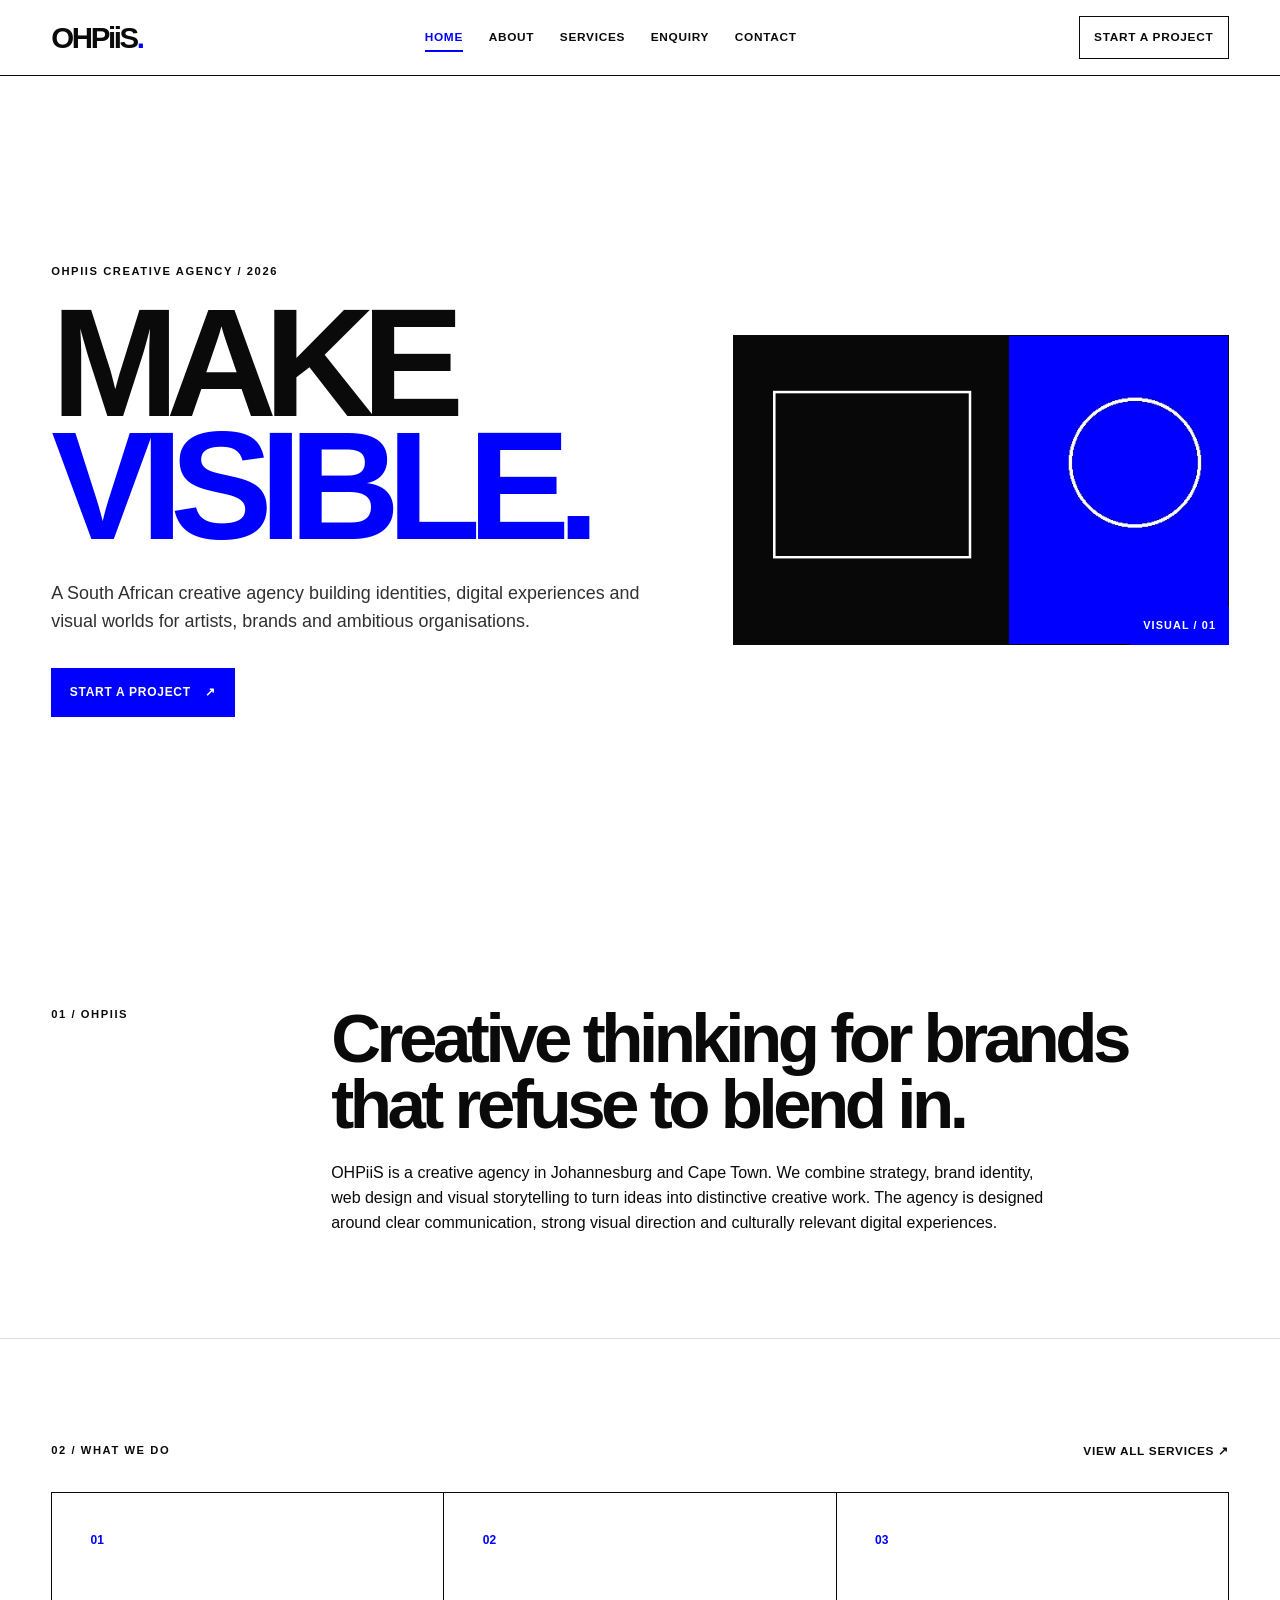
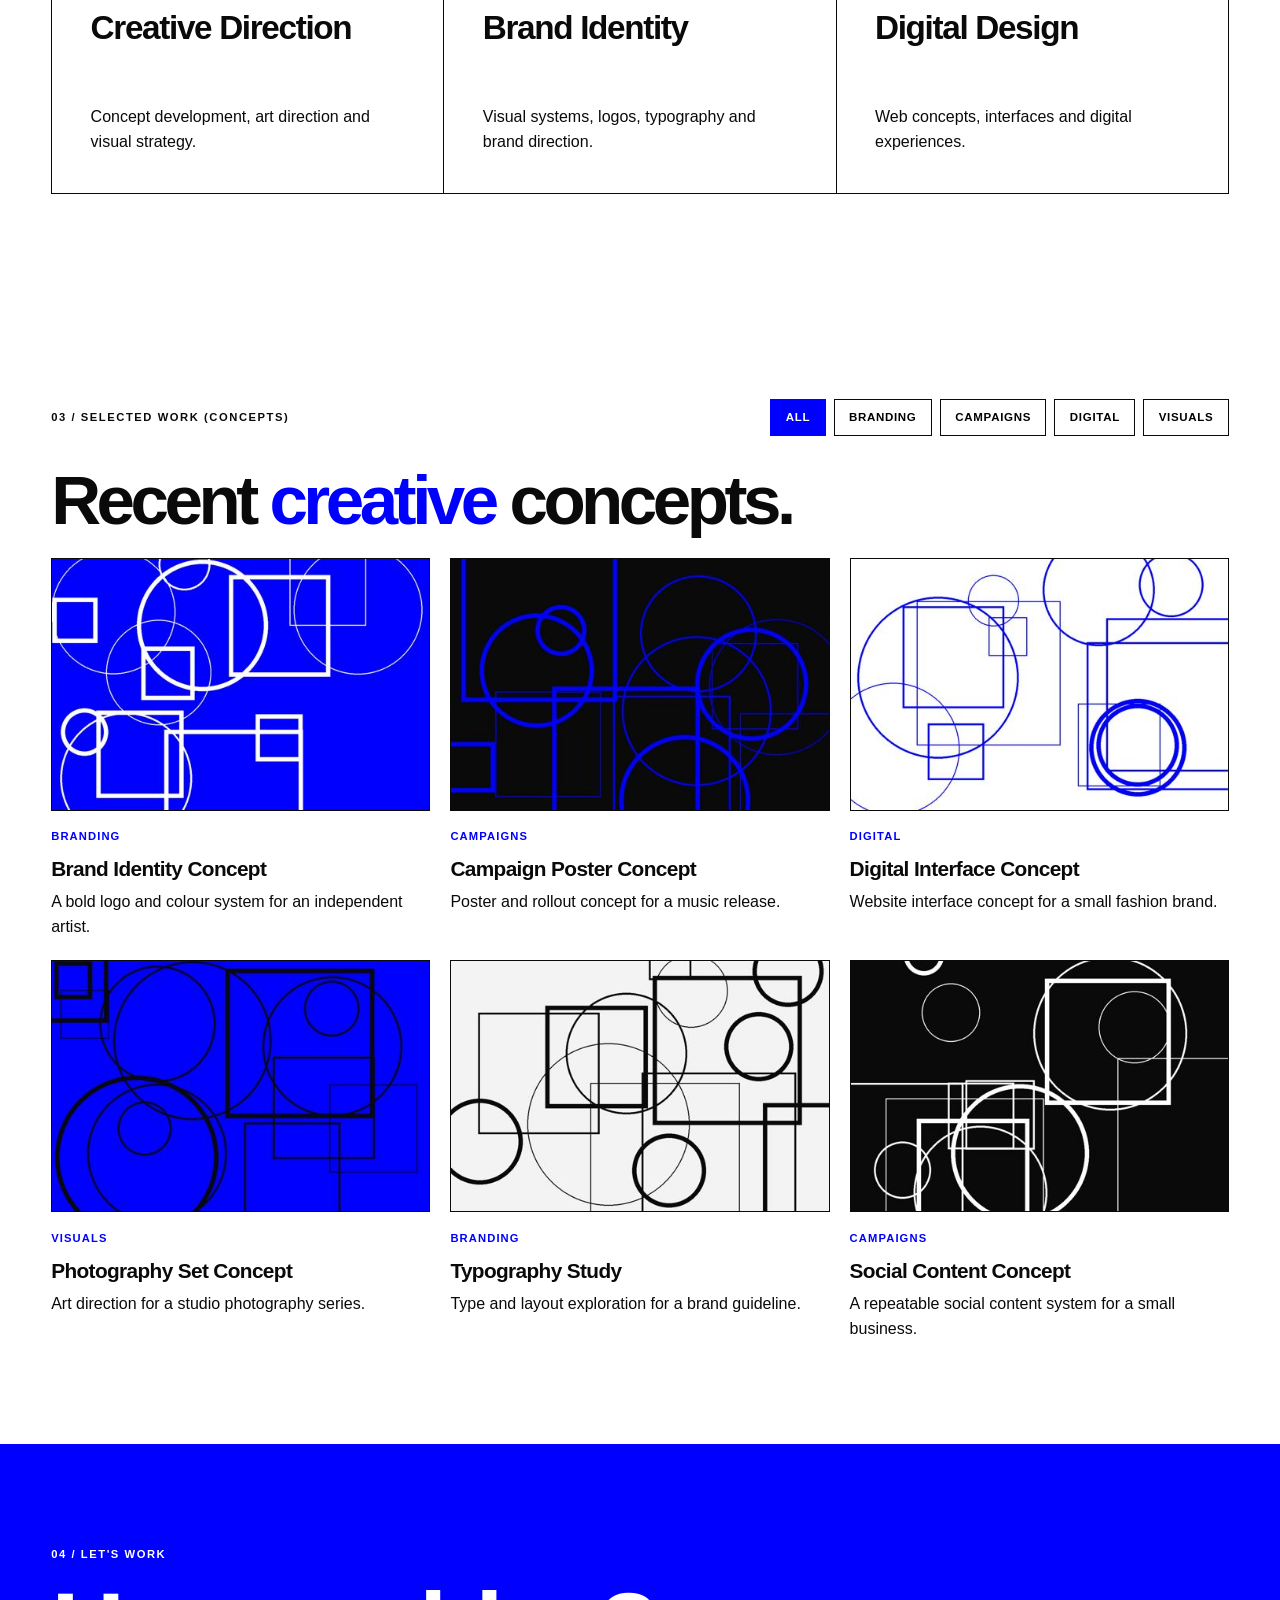
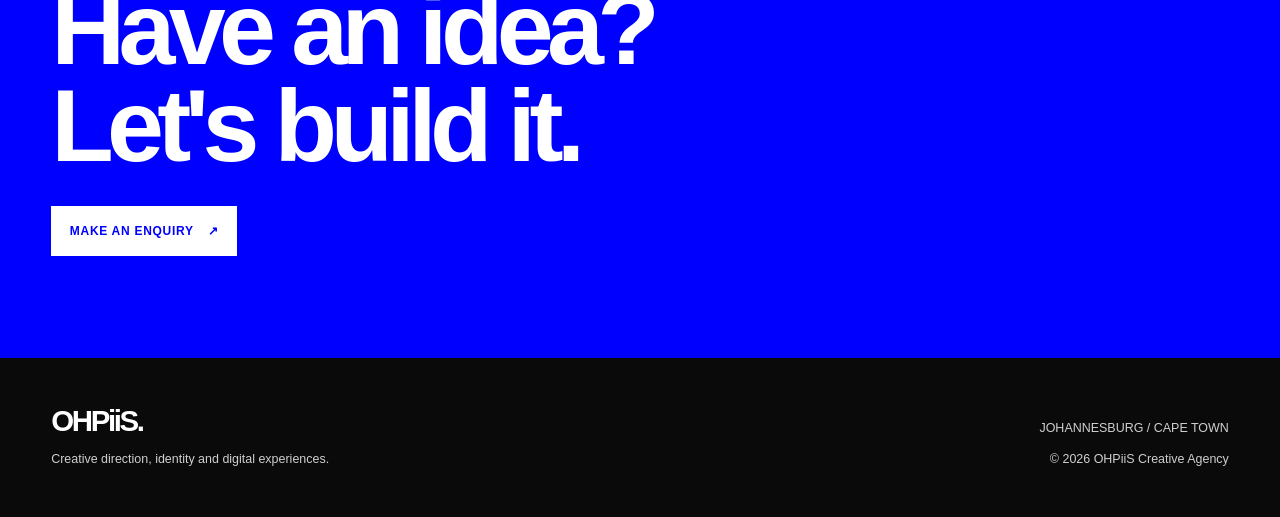
<file: OHPiiS_Creative_Agency_Part3/index.html>
<!DOCTYPE html>
<html lang="en">
<head>
<meta charset="UTF-8">
<meta name="viewport" content="width=device-width, initial-scale=1.0">
<meta name="description" content="OHPiiS is a South African creative agency in Johannesburg and Cape Town offering creative direction, brand identity, digital design and campaigns.">
<meta name="author" content="OHPiiS Creative Agency">
<meta name="robots" content="index, follow">
<meta name="theme-color" content="#0000ff">
<title>OHPiiS Creative Agency | Brand Identity &amp; Creative Direction in South Africa</title>
<link rel="canonical" href="https://ohpiis-creative-agency.netlify.app/">
<link rel="icon" href="images/ohpiis-mark.svg" type="image/svg+xml">
<meta property="og:type" content="website">
<meta property="og:site_name" content="OHPiiS Creative Agency">
<meta property="og:title" content="OHPiiS Creative Agency | Brand Identity &amp; Creative Direction in South Africa">
<meta property="og:description" content="OHPiiS is a South African creative agency in Johannesburg and Cape Town offering creative direction, brand identity, digital design and campaigns.">
<meta property="og:url" content="https://ohpiis-creative-agency.netlify.app/">
<meta property="og:image" content="https://ohpiis-creative-agency.netlify.app/images/studio-1280.jpg">
<meta name="twitter:card" content="summary_large_image">
<script type="application/ld+json">{"@context": "https://schema.org", "@type": "ProfessionalService", "name": "OHPiiS Creative Agency", "url": "https://ohpiis-creative-agency.netlify.app/", "description": "OHPiiS is a South African creative agency in Johannesburg and Cape Town offering creative direction, brand identity, digital design and campaigns.", "areaServed": "South Africa", "address": [{"@type": "PostalAddress", "addressLocality": "Johannesburg", "addressRegion": "Gauteng", "addressCountry": "ZA"}, {"@type": "PostalAddress", "addressLocality": "Cape Town", "addressRegion": "Western Cape", "addressCountry": "ZA"}]}</script>
<link rel="stylesheet" href="css/style.css">
</head>
<body>
<a class="skip-link" href="#main">Skip to main content</a>
<header class="site-header"><div class="header-inner"><a class="logo" href="index.html" aria-label="OHPiiS Creative Agency home">OHPiiS<span>.</span></a><nav class="site-nav" aria-label="Main navigation"><a href="index.html" aria-current="page">Home</a><a href="about.html">About</a><a href="services.html">Services</a><a href="enquiry.html">Enquiry</a><a href="contact.html">Contact</a></nav><a class="header-cta" href="enquiry.html">Start a project</a></div></header>
<main id="main"><!-- Part 2/3 homepage: visual styling and responsive layout are provided by the external stylesheet. -->
<section class="hero hero-home"><div class="hero-copy"><p class="eyebrow">OHPiiS CREATIVE AGENCY / 2026</p><h1>MAKE<br><span>VISIBLE.</span></h1><p class="hero-lead">A South African creative agency building identities, digital experiences and visual worlds for artists, brands and ambitious organisations.</p><a class="button" href="enquiry.html">START A PROJECT <span>↗</span></a></div><div class="hero-visual"><picture><source media="(max-width: 700px)" srcset="images/studio-portrait.jpg"><img src="images/studio-1280.jpg" width="1280" height="720" fetchpriority="high" srcset="images/studio-640.jpg 640w, images/studio-1280.jpg 1280w" sizes="(max-width: 700px) 100vw, 48vw" alt="Abstract OHPiiS creative studio artwork"></picture><div class="visual-label">VISUAL / 01</div></div></section>
<section class="section intro-grid"><p class="eyebrow">01 / OHPiiS</p><div><h2>Creative thinking for brands that refuse to blend in.</h2><p>OHPiiS is a creative agency in Johannesburg and Cape Town. We combine strategy, brand identity, web design and visual storytelling to turn ideas into distinctive creative work. The agency is designed around clear communication, strong visual direction and culturally relevant digital experiences.</p></div></section>
<section class="section services-section"><div class="section-heading"><p class="eyebrow">02 / WHAT WE DO</p><a class="text-link" href="services.html">VIEW ALL SERVICES ↗</a></div><div class="service-cards"><article class="service-card"><span>01</span><h3>Creative Direction</h3><p>Concept development, art direction and visual strategy.</p></article><article class="service-card"><span>02</span><h3>Brand Identity</h3><p>Visual systems, logos, typography and brand direction.</p></article><article class="service-card"><span>03</span><h3>Digital Design</h3><p>Web concepts, interfaces and digital experiences.</p></article></div></section>
<section class="section work-section" aria-labelledby="work-title"><div class="section-heading"><p class="eyebrow">03 / SELECTED WORK (CONCEPTS)</p><div class="filter-bar" id="work-filters" role="group" aria-label="Filter projects by category"></div></div><h2 id="work-title">Recent <span style="color:var(--blue)">creative</span> concepts.</h2><div class="work-grid" id="work-grid" aria-live="polite"><p class="muted">Loading projects…</p></div><noscript><p>Enable JavaScript to browse project concepts, or <a href="services.html">view our services</a>.</p></noscript></section>
<section class="blue-panel section"><p class="eyebrow">04 / LET'S WORK</p><h2>Have an idea?<br>Let's build it.</h2><a class="button button-light" href="enquiry.html">MAKE AN ENQUIRY <span>↗</span></a></section></main>
<footer class="site-footer"><div><a class="footer-logo" href="index.html">OHPiiS.</a><p>Creative direction, identity and digital experiences.</p></div><div class="footer-meta"><p><a href="contact.html">JOHANNESBURG / CAPE TOWN</a></p><p>© 2026 OHPiiS Creative Agency</p></div></footer>
<script src="js/data.js" defer></script>
<script src="js/main.js" defer></script>
</body>
</html>
</file>
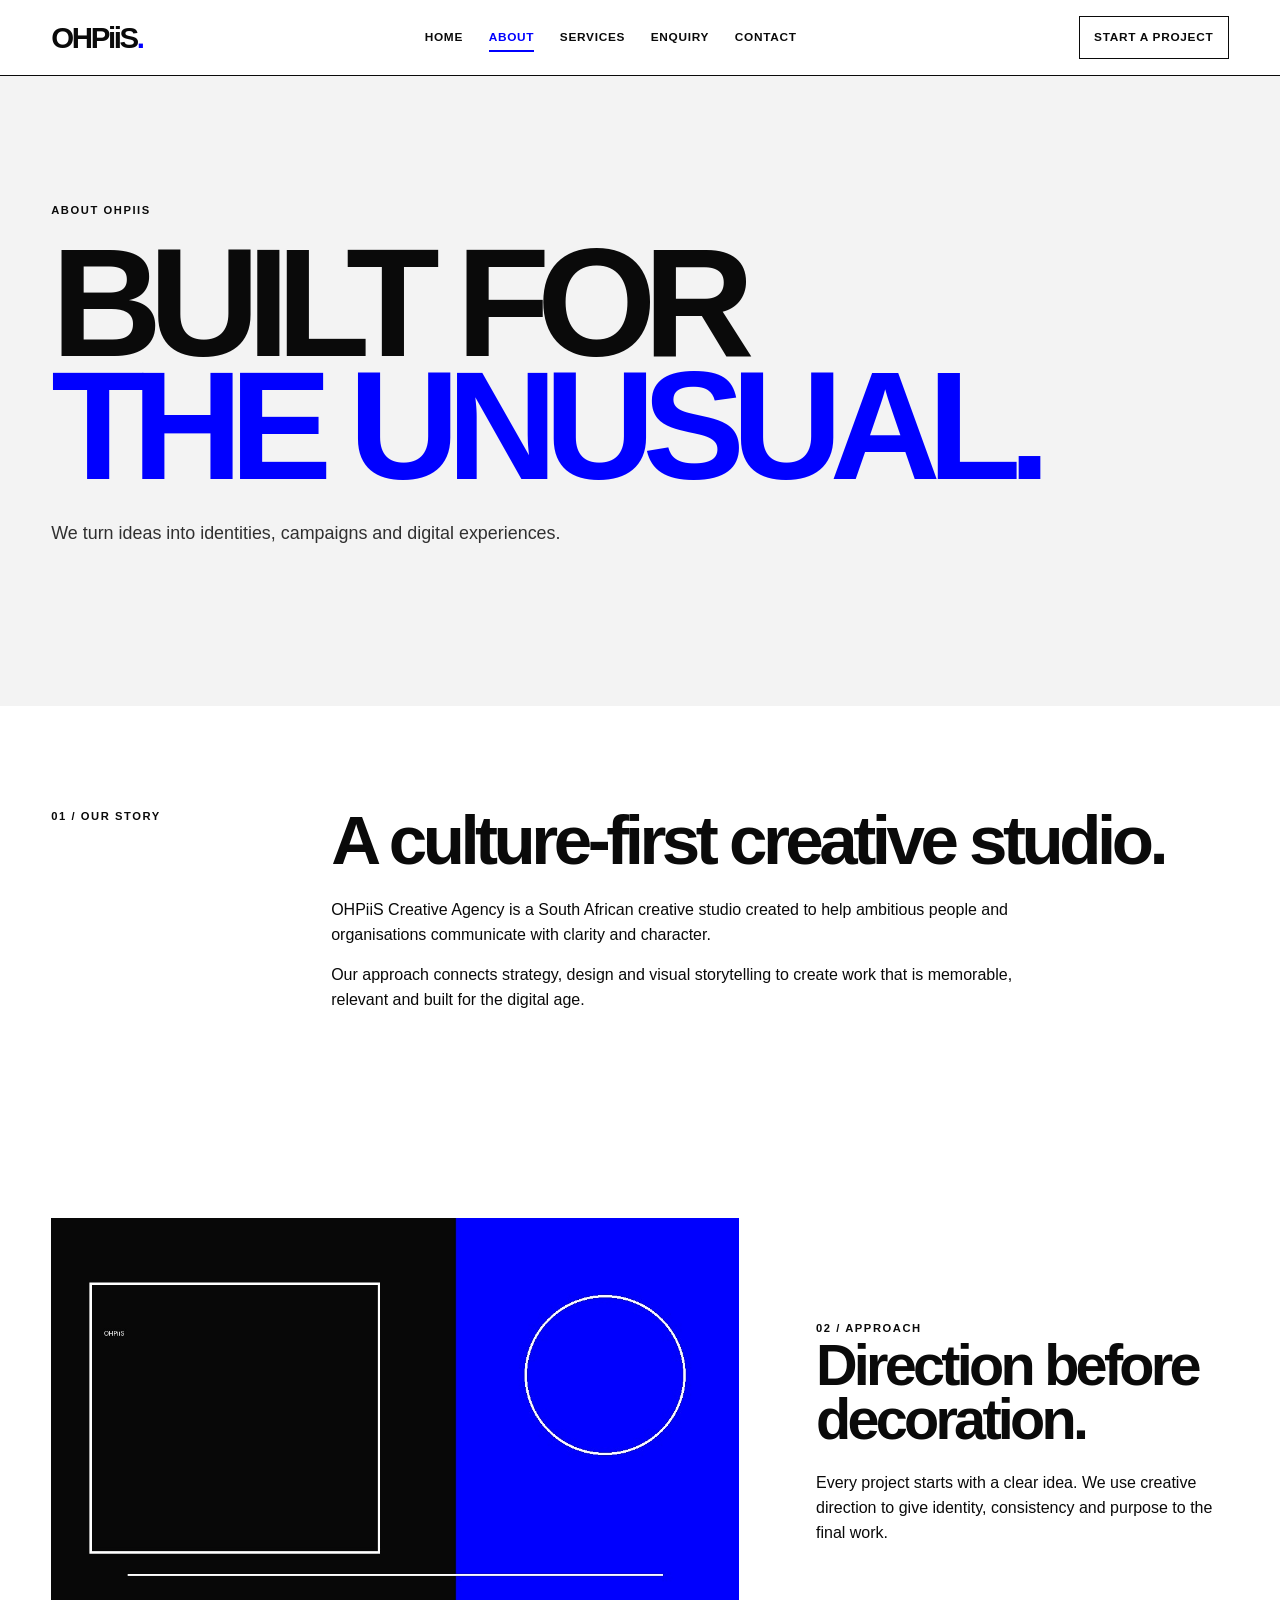
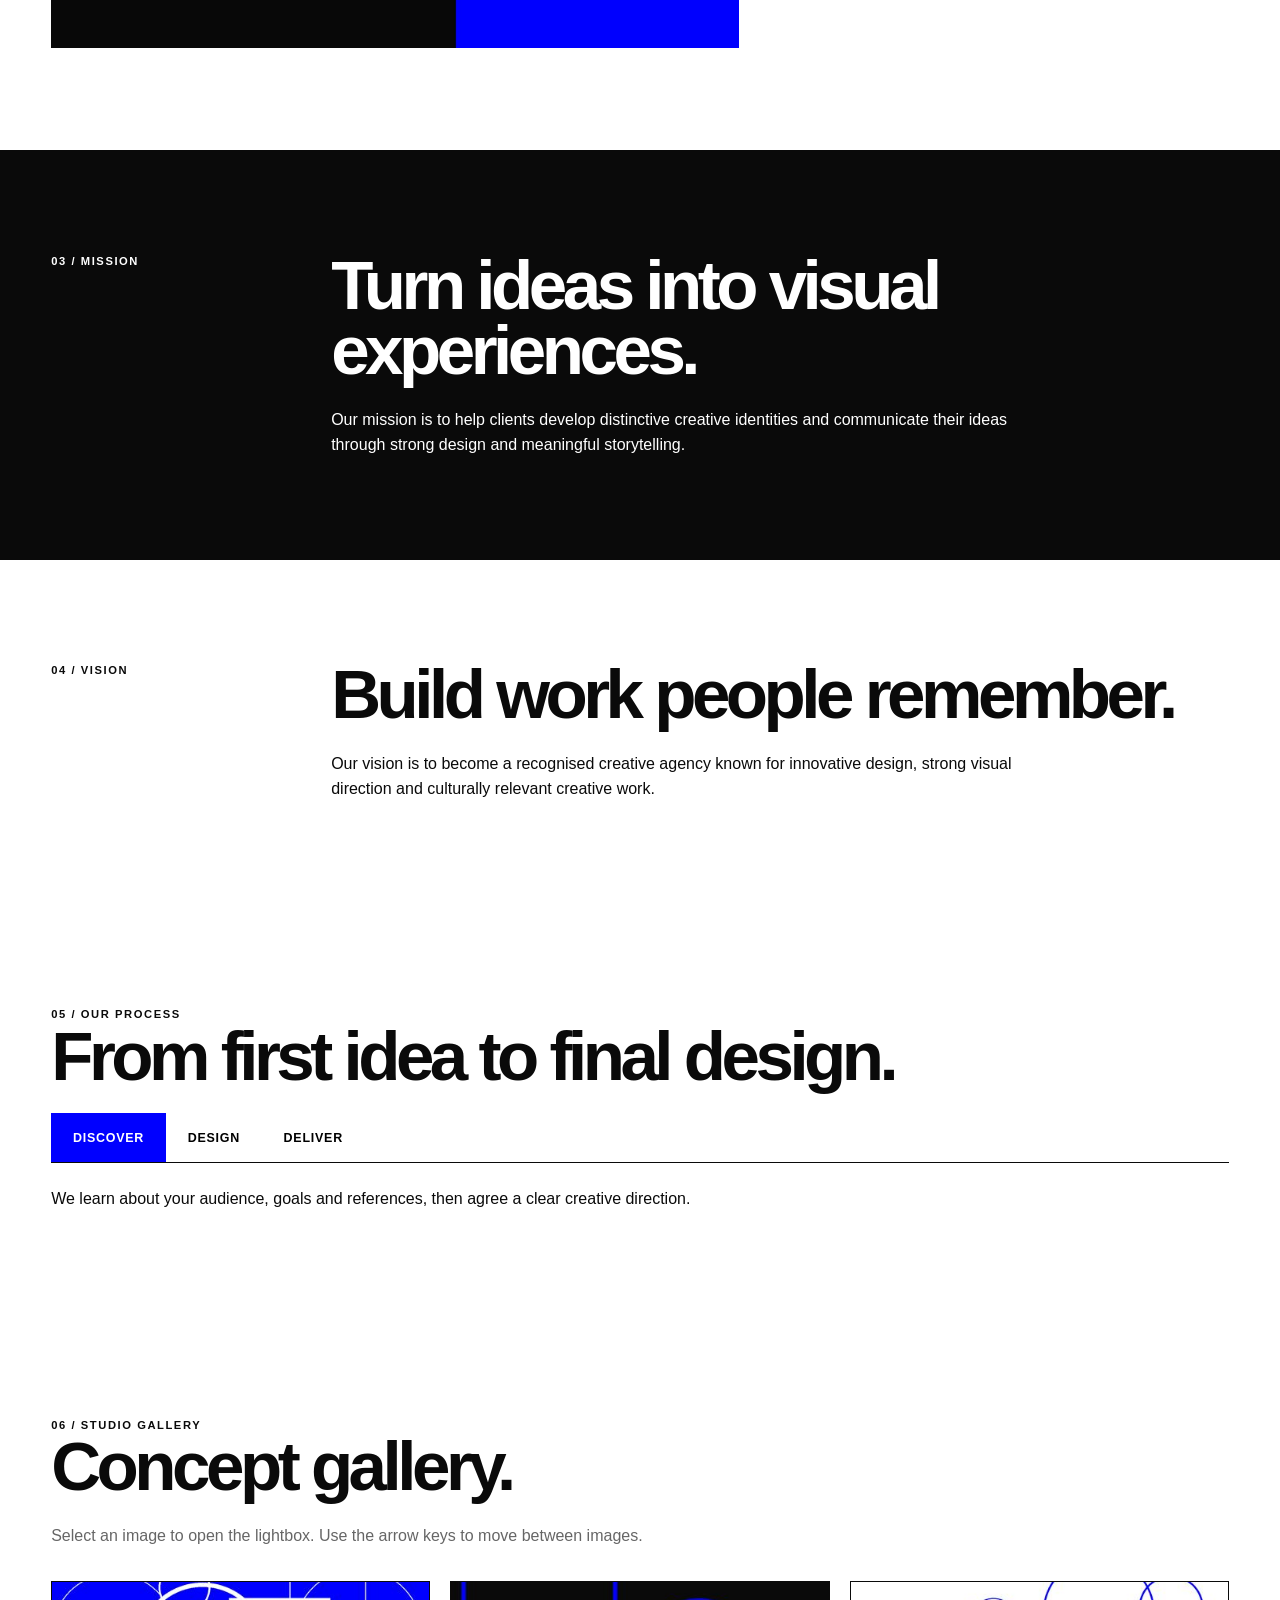
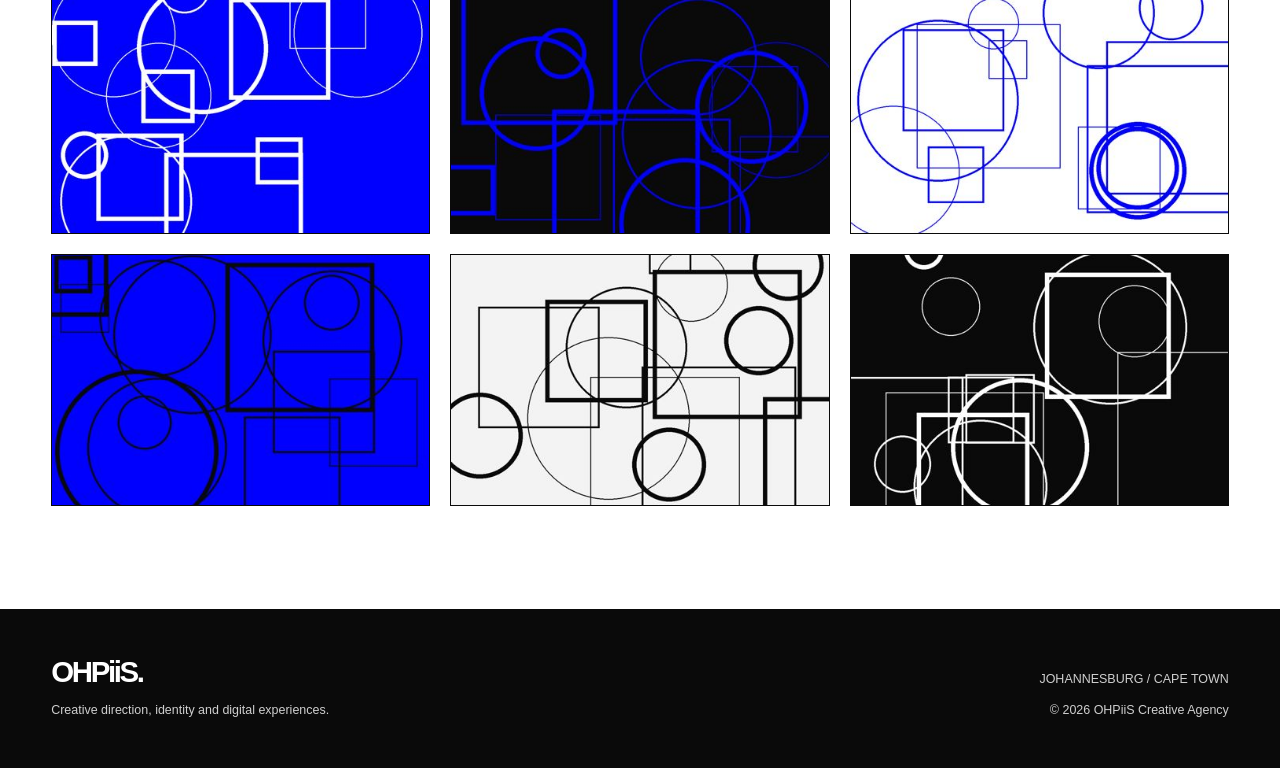
<file: OHPiiS_Creative_Agency_Part3/about.html>
<!DOCTYPE html>
<html lang="en">
<head>
<meta charset="UTF-8">
<meta name="viewport" content="width=device-width, initial-scale=1.0">
<meta name="description" content="Meet OHPiiS Creative Agency: our story, mission, vision and creative process for brands, artists and organisations across South Africa.">
<meta name="author" content="OHPiiS Creative Agency">
<meta name="robots" content="index, follow">
<meta name="theme-color" content="#0000ff">
<title>About OHPiiS | Creative Studio in Johannesburg &amp; Cape Town</title>
<link rel="canonical" href="https://ohpiis-creative-agency.netlify.app/about.html">
<link rel="icon" href="images/ohpiis-mark.svg" type="image/svg+xml">
<meta property="og:type" content="website">
<meta property="og:site_name" content="OHPiiS Creative Agency">
<meta property="og:title" content="About OHPiiS | Creative Studio in Johannesburg &amp; Cape Town">
<meta property="og:description" content="Meet OHPiiS Creative Agency: our story, mission, vision and creative process for brands, artists and organisations across South Africa.">
<meta property="og:url" content="https://ohpiis-creative-agency.netlify.app/about.html">
<meta property="og:image" content="https://ohpiis-creative-agency.netlify.app/images/studio-1280.jpg">
<meta name="twitter:card" content="summary_large_image">
<link rel="stylesheet" href="css/style.css">
</head>
<body>
<a class="skip-link" href="#main">Skip to main content</a>
<header class="site-header"><div class="header-inner"><a class="logo" href="index.html" aria-label="OHPiiS Creative Agency home">OHPiiS<span>.</span></a><nav class="site-nav" aria-label="Main navigation"><a href="index.html">Home</a><a href="about.html" aria-current="page">About</a><a href="services.html">Services</a><a href="enquiry.html">Enquiry</a><a href="contact.html">Contact</a></nav><a class="header-cta" href="enquiry.html">Start a project</a></div></header>
<main id="main"><section class="page-hero"><p class="eyebrow">ABOUT OHPiiS</p><h1>BUILT FOR<br><span>THE UNUSUAL.</span></h1><p>We turn ideas into identities, campaigns and digital experiences.</p></section>
<section class="section split-section"><div><p class="eyebrow">01 / OUR STORY</p></div><div><h2>A culture-first creative studio.</h2><p>OHPiiS Creative Agency is a South African creative studio created to help ambitious people and organisations communicate with clarity and character.</p><p>Our approach connects strategy, design and visual storytelling to create work that is memorable, relevant and built for the digital age.</p></div></section>
<section class="section image-section"><div class="image-frame"><picture><source media="(max-width: 700px)" srcset="images/studio-portrait.jpg"><img src="images/studio-1280.jpg" width="1280" height="720" loading="lazy" alt="Abstract OHPiiS creative studio artwork"></picture></div><div class="image-copy"><p class="eyebrow">02 / APPROACH</p><h2>Direction before decoration.</h2><p>Every project starts with a clear idea. We use creative direction to give identity, consistency and purpose to the final work.</p></div></section>
<section class="section split-section dark-section"><div><p class="eyebrow">03 / MISSION</p></div><div><h2>Turn ideas into visual experiences.</h2><p>Our mission is to help clients develop distinctive creative identities and communicate their ideas through strong design and meaningful storytelling.</p></div></section>
<section class="section split-section"><div><p class="eyebrow">04 / VISION</p></div><div><h2>Build work people remember.</h2><p>Our vision is to become a recognised creative agency known for innovative design, strong visual direction and culturally relevant creative work.</p></div></section><section class="section" aria-labelledby="process-title"><p class="eyebrow">05 / OUR PROCESS</p><h2 id="process-title">From first idea to final design.</h2><div class="tabs"><div class="tab-list" role="tablist" aria-label="Creative process"><button role="tab" id="tab-1" aria-controls="panel-1" aria-selected="true">Discover</button><button role="tab" id="tab-2" aria-controls="panel-2" aria-selected="false" tabindex="-1">Design</button><button role="tab" id="tab-3" aria-controls="panel-3" aria-selected="false" tabindex="-1">Deliver</button></div><div role="tabpanel" id="panel-1" aria-labelledby="tab-1"><p>We learn about your audience, goals and references, then agree a clear creative direction.</p></div><div role="tabpanel" id="panel-2" aria-labelledby="tab-2" hidden><p>Concepts, brand identity and digital layouts are developed and refined with your feedback.</p></div><div role="tabpanel" id="panel-3" aria-labelledby="tab-3" hidden><p>Final files, guidelines and launch-ready assets are delivered, with support after launch.</p></div></div></section>
<section class="section" aria-labelledby="gallery-title"><p class="eyebrow">06 / STUDIO GALLERY</p><h2 id="gallery-title">Concept gallery.</h2><p class="muted">Select an image to open the lightbox. Use the arrow keys to move between images.</p><ul class="gallery" style="margin-top:2rem"><li><a href="images/gallery/brand-identity-concept-1200.jpg" data-lightbox="studio" data-caption="Brand identity concept"><img src="images/gallery/brand-identity-concept-480.jpg" alt="Blue and white geometric brand identity concept" width="480" height="320" loading="lazy"></a></li><li><a href="images/gallery/campaign-poster-concept-1200.jpg" data-lightbox="studio" data-caption="Campaign poster concept"><img src="images/gallery/campaign-poster-concept-480.jpg" alt="Black and blue circle poster for a campaign concept" width="480" height="320" loading="lazy"></a></li><li><a href="images/gallery/digital-interface-concept-1200.jpg" data-lightbox="studio" data-caption="Digital interface concept"><img src="images/gallery/digital-interface-concept-480.jpg" alt="White and blue interface layout concept" width="480" height="320" loading="lazy"></a></li><li><a href="images/gallery/photography-set-concept-1200.jpg" data-lightbox="studio" data-caption="Photography set concept"><img src="images/gallery/photography-set-concept-480.jpg" alt="Blue and black abstract photography set concept" width="480" height="320" loading="lazy"></a></li><li><a href="images/gallery/typography-study-concept-1200.jpg" data-lightbox="studio" data-caption="Typography study"><img src="images/gallery/typography-study-concept-480.jpg" alt="Grey and black typography study with overlapping shapes" width="480" height="320" loading="lazy"></a></li><li><a href="images/gallery/social-content-concept-1200.jpg" data-lightbox="studio" data-caption="Social content concept"><img src="images/gallery/social-content-concept-480.jpg" alt="Black and white social media content concept" width="480" height="320" loading="lazy"></a></li></ul></section></main>
<footer class="site-footer"><div><a class="footer-logo" href="index.html">OHPiiS.</a><p>Creative direction, identity and digital experiences.</p></div><div class="footer-meta"><p><a href="contact.html">JOHANNESBURG / CAPE TOWN</a></p><p>© 2026 OHPiiS Creative Agency</p></div></footer>
<script src="js/data.js" defer></script>
<script src="js/main.js" defer></script>
</body>
</html>
</file>
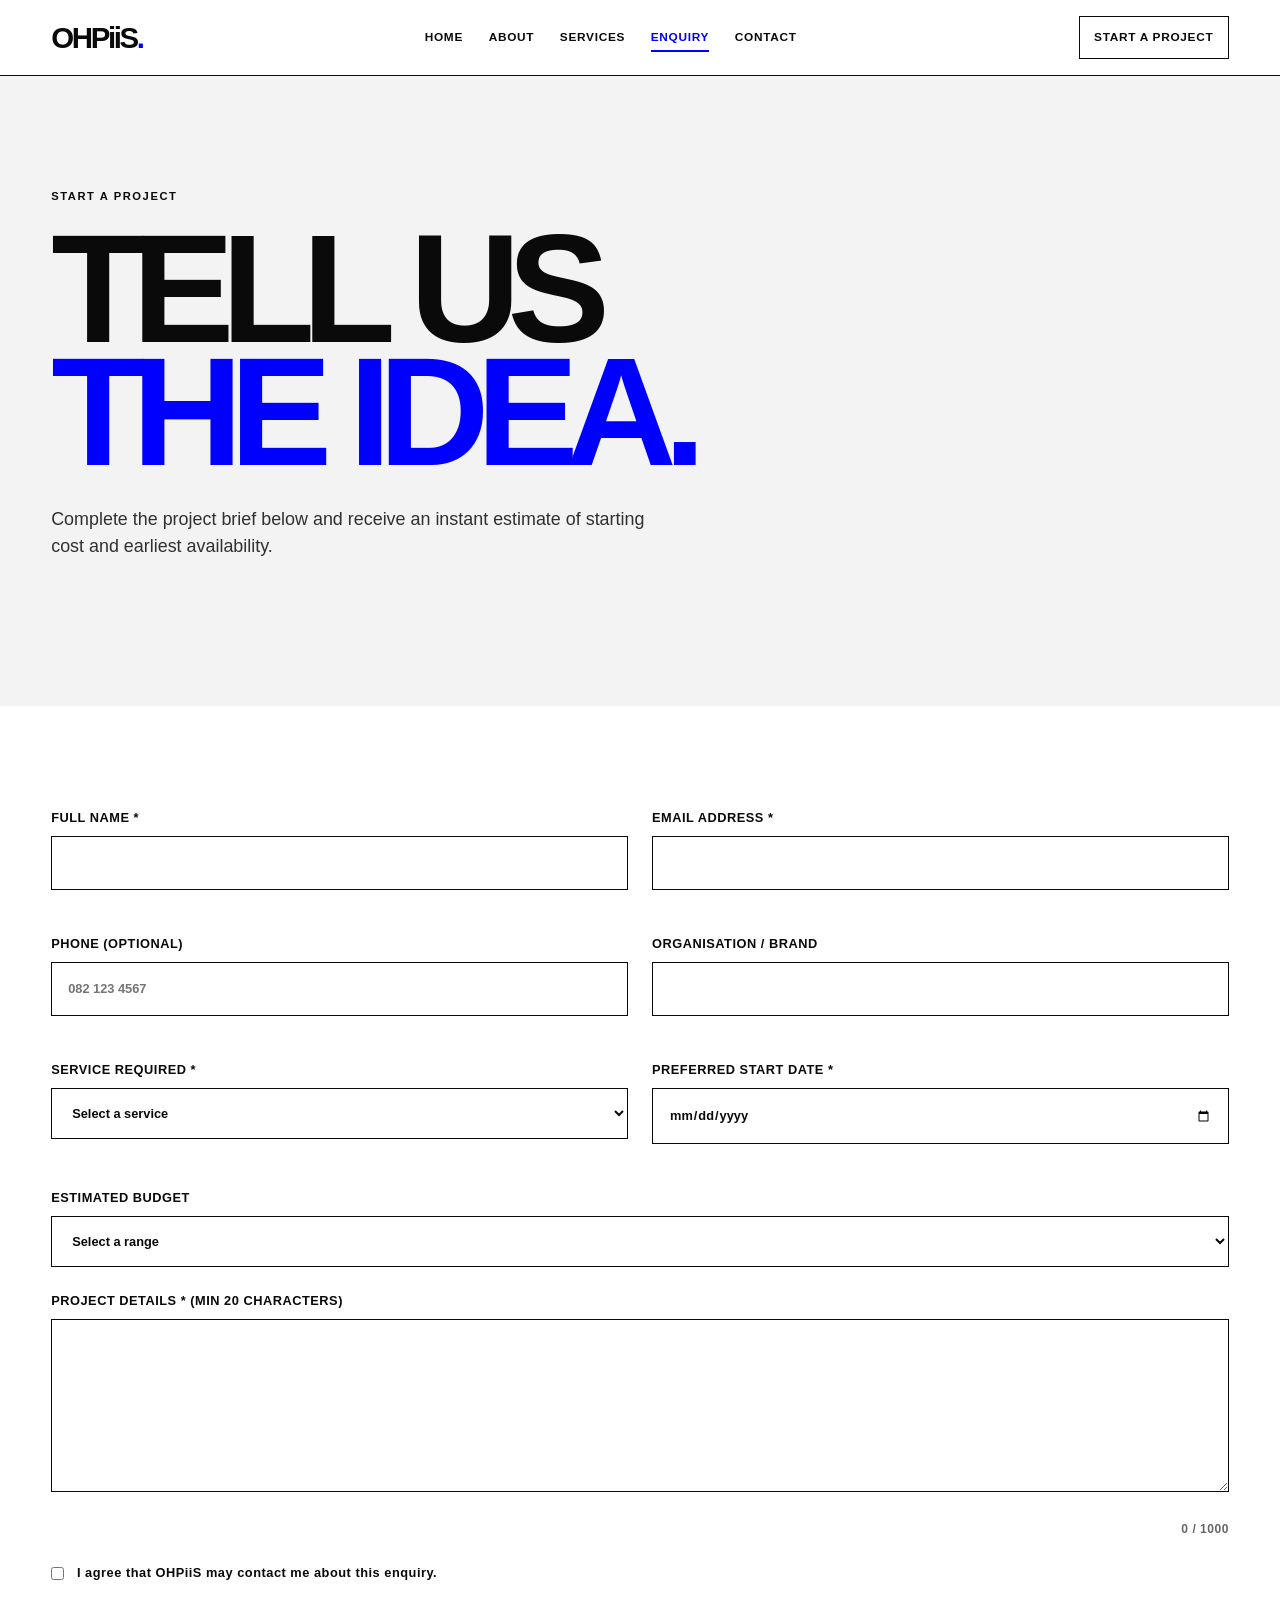
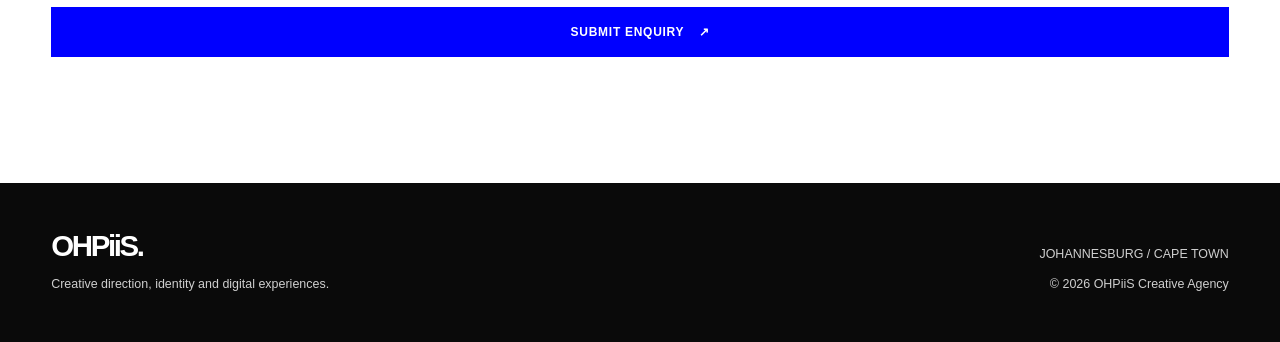
<file: OHPiiS_Creative_Agency_Part3/enquiry.html>
<!DOCTYPE html>
<html lang="en">
<head>
<meta charset="UTF-8">
<meta name="viewport" content="width=device-width, initial-scale=1.0">
<meta name="description" content="Send a project enquiry to OHPiiS and get an instant estimate of starting cost and earliest availability for your creative project.">
<meta name="author" content="OHPiiS Creative Agency">
<meta name="robots" content="index, follow">
<meta name="theme-color" content="#0000ff">
<title>Start a Project | Creative Agency Enquiry | OHPiiS</title>
<link rel="canonical" href="https://ohpiis-creative-agency.netlify.app/enquiry.html">
<link rel="icon" href="images/ohpiis-mark.svg" type="image/svg+xml">
<meta property="og:type" content="website">
<meta property="og:site_name" content="OHPiiS Creative Agency">
<meta property="og:title" content="Start a Project | Creative Agency Enquiry | OHPiiS">
<meta property="og:description" content="Send a project enquiry to OHPiiS and get an instant estimate of starting cost and earliest availability for your creative project.">
<meta property="og:url" content="https://ohpiis-creative-agency.netlify.app/enquiry.html">
<meta property="og:image" content="https://ohpiis-creative-agency.netlify.app/images/studio-1280.jpg">
<meta name="twitter:card" content="summary_large_image">
<link rel="stylesheet" href="css/style.css">
</head>
<body>
<a class="skip-link" href="#main">Skip to main content</a>
<header class="site-header"><div class="header-inner"><a class="logo" href="index.html" aria-label="OHPiiS Creative Agency home">OHPiiS<span>.</span></a><nav class="site-nav" aria-label="Main navigation"><a href="index.html">Home</a><a href="about.html">About</a><a href="services.html">Services</a><a href="enquiry.html" aria-current="page">Enquiry</a><a href="contact.html">Contact</a></nav><a class="header-cta" href="enquiry.html">Start a project</a></div></header>
<main id="main"><section class="page-hero"><p class="eyebrow">START A PROJECT</p><h1>TELL US<br><span>THE IDEA.</span></h1><p>Complete the project brief below and receive an instant estimate of starting cost and earliest availability.</p></section>
<section class="section form-section"><form id="enquiry-form" name="enquiry" action="/" method="post" data-netlify="true" novalidate><input type="hidden" name="form-name" value="enquiry"><div class="form-grid"><label for="enq-name">Full name *<input id="enq-name" name="name" type="text" autocomplete="name" required minlength="2" maxlength="60" aria-describedby="enq-name-error"><span class="error" id="enq-name-error" role="alert"></span></label><label for="enq-email">Email address *<input id="enq-email" name="email" type="email" autocomplete="email" required aria-describedby="enq-email-error"><span class="error" id="enq-email-error" role="alert"></span></label><label for="enq-phone">Phone (optional)<input id="enq-phone" name="phone" type="tel" autocomplete="tel" placeholder="082 123 4567" aria-describedby="enq-phone-error"><span class="error" id="enq-phone-error" role="alert"></span></label><label for="enq-organisation">Organisation / brand<input id="enq-organisation" name="organisation" type="text" maxlength="80" aria-describedby="enq-organisation-error"><span class="error" id="enq-organisation-error" role="alert"></span></label><label for="enq-service">Service required *<select id="enq-service" name="service" required aria-describedby="enq-service-error"><option value="">Select a service</option><option>Creative Direction</option><option>Brand Identity</option><option>Digital Design</option><option>Photography &amp; Videography</option><option>Creative Campaign</option><option>Social Media Content</option></select><span class="error" id="enq-service-error" role="alert"></span></label><label for="enq-start">Preferred start date *<input id="enq-start" name="start" type="date" required aria-describedby="enq-start-error"><span class="error" id="enq-start-error" role="alert"></span></label></div><label for="enq-budget">Estimated budget<select id="enq-budget" name="budget"><option value="">Select a range</option><option>Under R5,000</option><option>R5,000 – R10,000</option><option>R10,000 – R20,000</option><option>R20,000+</option></select></label><label for="enq-message">Project details * (min 20 characters)<textarea id="enq-message" name="message" rows="7" required maxlength="1000" aria-describedby="enq-message-error"></textarea><span class="error" id="enq-message-error" role="alert"></span><span class="counter" aria-hidden="true">0 / 1000</span></label><label class="check-label" for="enq-consent"><input id="enq-consent" name="consent" type="checkbox" required aria-describedby="enq-consent-error"><span>I agree that OHPiiS may contact me about this enquiry. <span class="error" id="enq-consent-error" role="alert"></span></span></label><button class="button" type="submit">SUBMIT ENQUIRY <span>↗</span></button><p class="form-status" role="status" aria-live="polite"></p></form></section></main>
<footer class="site-footer"><div><a class="footer-logo" href="index.html">OHPiiS.</a><p>Creative direction, identity and digital experiences.</p></div><div class="footer-meta"><p><a href="contact.html">JOHANNESBURG / CAPE TOWN</a></p><p>© 2026 OHPiiS Creative Agency</p></div></footer>
<script src="js/data.js" defer></script>
<script src="js/main.js" defer></script>
</body>
</html>
</file>
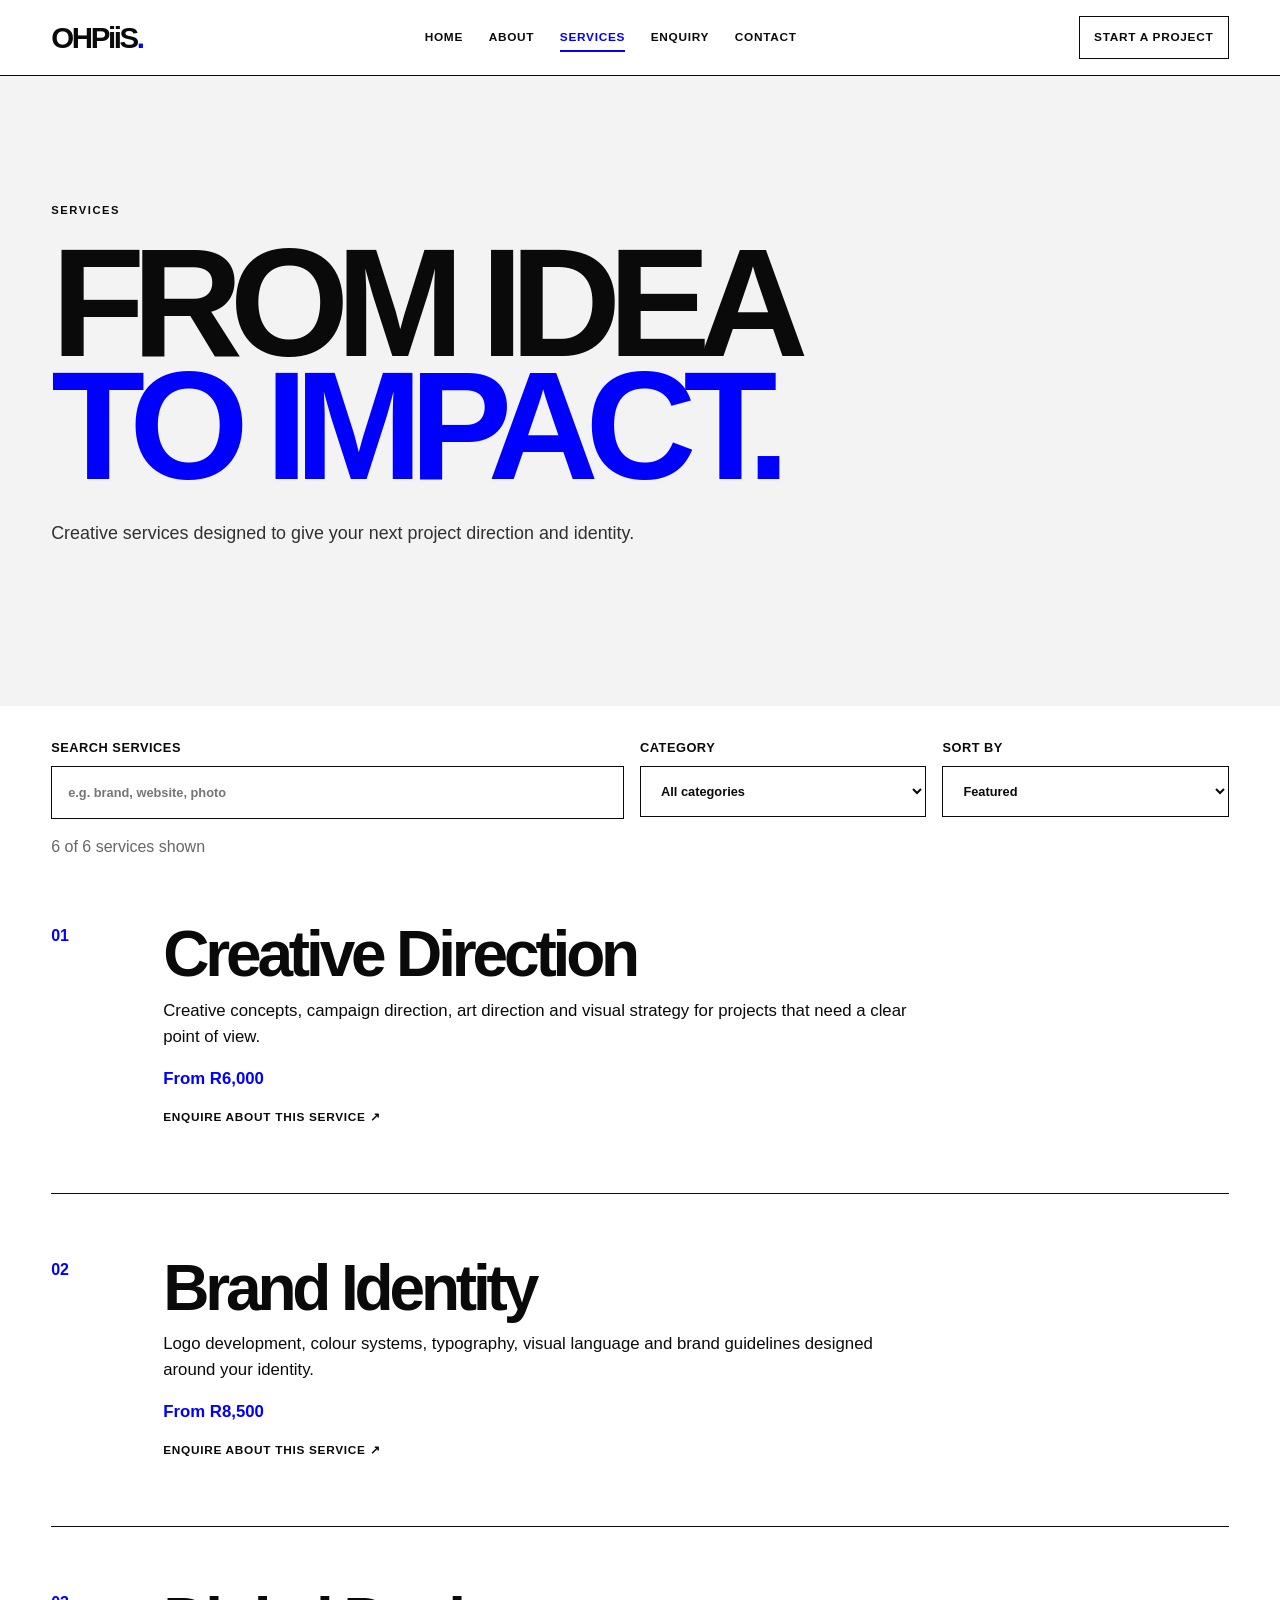
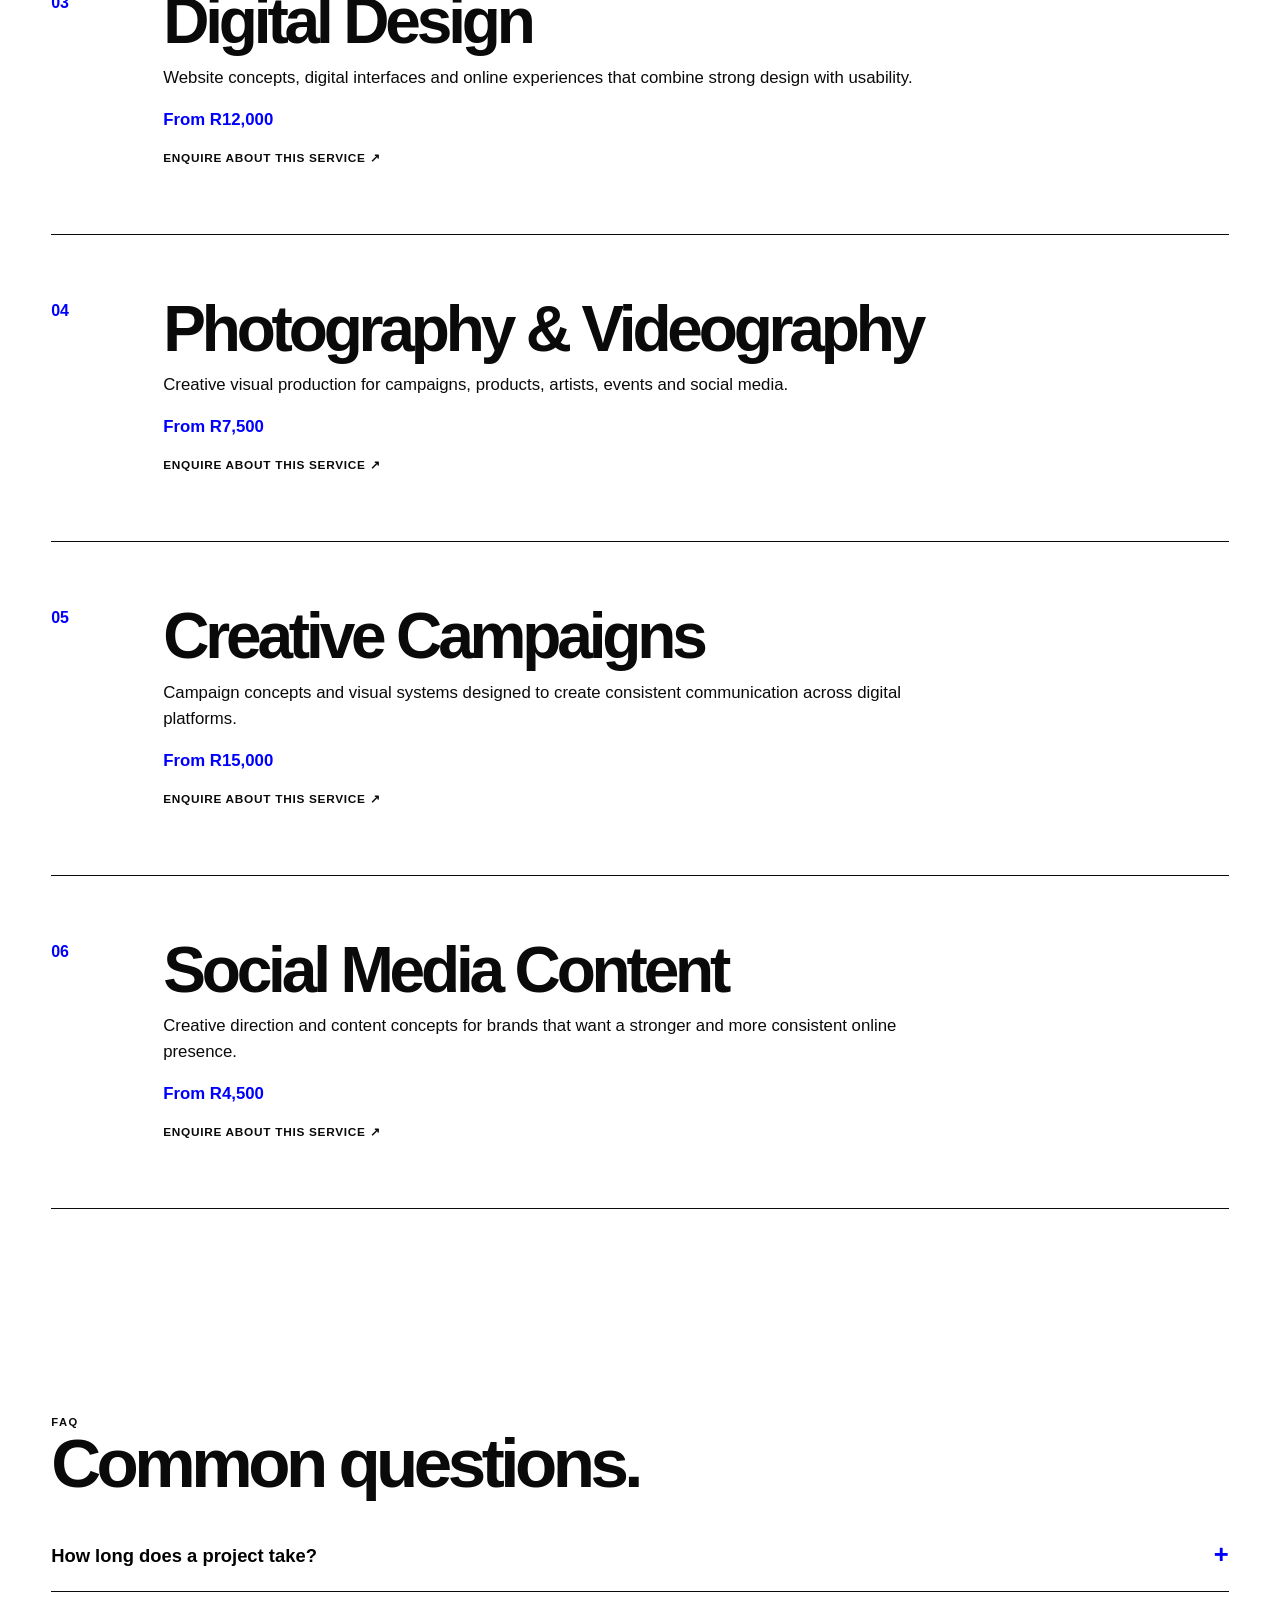
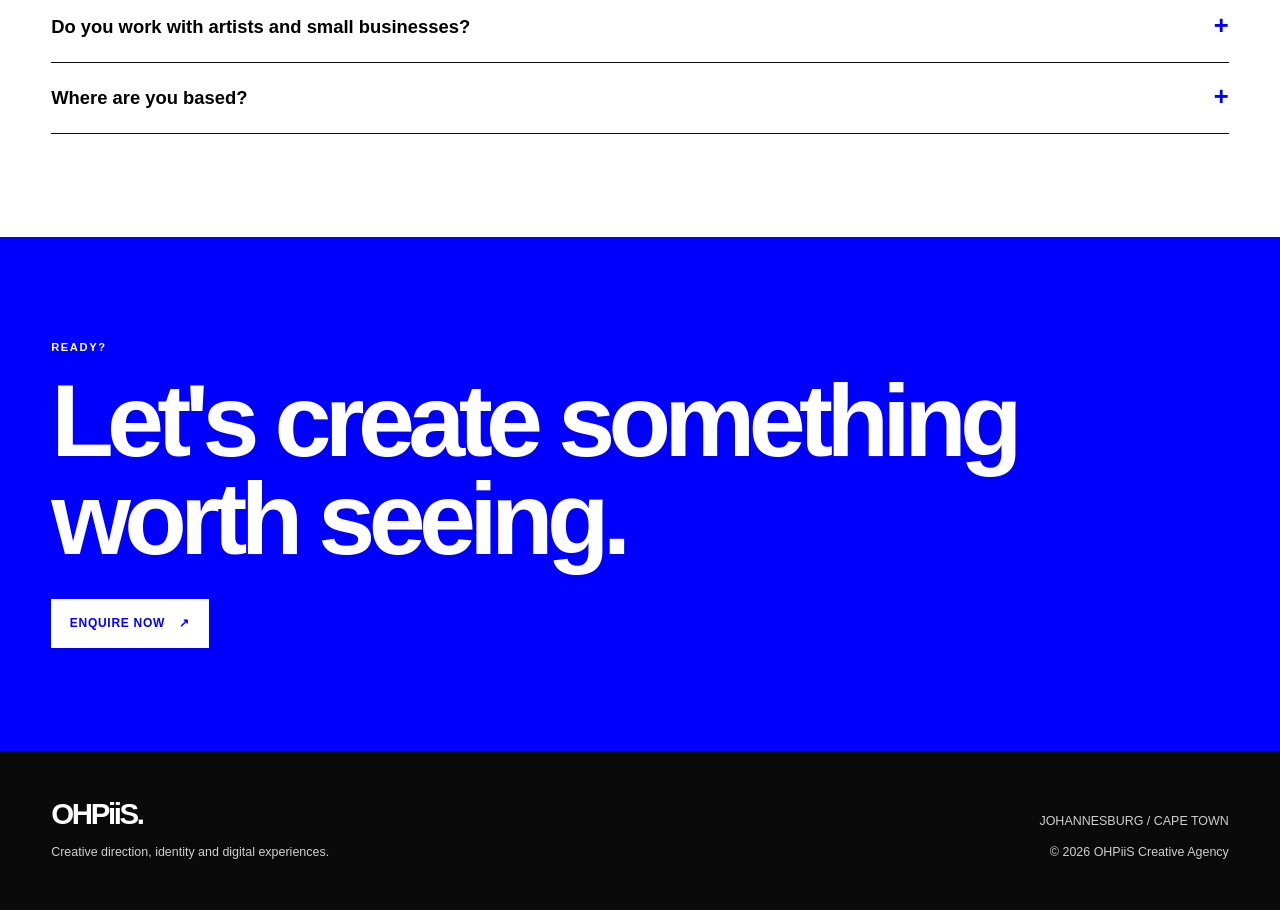
<file: OHPiiS_Creative_Agency_Part3/services.html>
<!DOCTYPE html>
<html lang="en">
<head>
<meta charset="UTF-8">
<meta name="viewport" content="width=device-width, initial-scale=1.0">
<meta name="description" content="Search OHPiiS creative services: creative direction, brand identity, web design, photography, campaigns and social media content, with starting prices.">
<meta name="author" content="OHPiiS Creative Agency">
<meta name="robots" content="index, follow">
<meta name="theme-color" content="#0000ff">
<title>Creative Services | Branding, Digital Design &amp; Photography | OHPiiS</title>
<link rel="canonical" href="https://ohpiis-creative-agency.netlify.app/services.html">
<link rel="icon" href="images/ohpiis-mark.svg" type="image/svg+xml">
<meta property="og:type" content="website">
<meta property="og:site_name" content="OHPiiS Creative Agency">
<meta property="og:title" content="Creative Services | Branding, Digital Design &amp; Photography | OHPiiS">
<meta property="og:description" content="Search OHPiiS creative services: creative direction, brand identity, web design, photography, campaigns and social media content, with starting prices.">
<meta property="og:url" content="https://ohpiis-creative-agency.netlify.app/services.html">
<meta property="og:image" content="https://ohpiis-creative-agency.netlify.app/images/studio-1280.jpg">
<meta name="twitter:card" content="summary_large_image">
<link rel="stylesheet" href="css/style.css">
</head>
<body>
<a class="skip-link" href="#main">Skip to main content</a>
<header class="site-header"><div class="header-inner"><a class="logo" href="index.html" aria-label="OHPiiS Creative Agency home">OHPiiS<span>.</span></a><nav class="site-nav" aria-label="Main navigation"><a href="index.html">Home</a><a href="about.html">About</a><a href="services.html" aria-current="page">Services</a><a href="enquiry.html">Enquiry</a><a href="contact.html">Contact</a></nav><a class="header-cta" href="enquiry.html">Start a project</a></div></header>
<main id="main"><section class="page-hero"><p class="eyebrow">SERVICES</p><h1>FROM IDEA<br><span>TO IMPACT.</span></h1><p>Creative services designed to give your next project direction and identity.</p></section>
<section class="section service-list"><div class="services-toolbar" role="search"><label for="service-search">Search services<input id="service-search" type="search" placeholder="e.g. brand, website, photo"></label><label for="service-category">Category<select id="service-category"><option value="all">All categories</option><option value="direction">Creative direction</option><option value="branding">Branding</option><option value="digital">Digital</option><option value="visuals">Visuals</option><option value="campaigns">Campaigns</option><option value="social">Social media</option></select></label><label for="service-sort">Sort by<select id="service-sort"><option value="order">Featured</option><option value="name">Name (A to Z)</option><option value="low">Price (low to high)</option><option value="high">Price (high to low)</option></select></label></div><p class="muted" id="results-count" aria-live="polite"></p><p id="no-results" hidden>No services match your search. Try a different word or category.</p><article class="service-row" data-title="Creative Direction" data-category="direction" data-price="6000"><span>01</span><div><h2>Creative Direction</h2><p>Creative concepts, campaign direction, art direction and visual strategy for projects that need a clear point of view.</p><p class="price">From R6,000</p><a class="text-link" href="enquiry.html">ENQUIRE ABOUT THIS SERVICE ↗</a></div></article><article class="service-row" data-title="Brand Identity" data-category="branding" data-price="8500"><span>02</span><div><h2>Brand Identity</h2><p>Logo development, colour systems, typography, visual language and brand guidelines designed around your identity.</p><p class="price">From R8,500</p><a class="text-link" href="enquiry.html">ENQUIRE ABOUT THIS SERVICE ↗</a></div></article><article class="service-row" data-title="Digital Design" data-category="digital" data-price="12000"><span>03</span><div><h2>Digital Design</h2><p>Website concepts, digital interfaces and online experiences that combine strong design with usability.</p><p class="price">From R12,000</p><a class="text-link" href="enquiry.html">ENQUIRE ABOUT THIS SERVICE ↗</a></div></article><article class="service-row" data-title="Photography &amp; Videography" data-category="visuals" data-price="7500"><span>04</span><div><h2>Photography &amp; Videography</h2><p>Creative visual production for campaigns, products, artists, events and social media.</p><p class="price">From R7,500</p><a class="text-link" href="enquiry.html">ENQUIRE ABOUT THIS SERVICE ↗</a></div></article><article class="service-row" data-title="Creative Campaigns" data-category="campaigns" data-price="15000"><span>05</span><div><h2>Creative Campaigns</h2><p>Campaign concepts and visual systems designed to create consistent communication across digital platforms.</p><p class="price">From R15,000</p><a class="text-link" href="enquiry.html">ENQUIRE ABOUT THIS SERVICE ↗</a></div></article><article class="service-row" data-title="Social Media Content" data-category="social" data-price="4500"><span>06</span><div><h2>Social Media Content</h2><p>Creative direction and content concepts for brands that want a stronger and more consistent online presence.</p><p class="price">From R4,500</p><a class="text-link" href="enquiry.html">ENQUIRE ABOUT THIS SERVICE ↗</a></div></article></section>
<section class="section" aria-labelledby="faq-title"><p class="eyebrow">FAQ</p><h2 id="faq-title">Common questions.</h2><div class="accordion"><div class="acc-item"><h3><button class="acc-trigger" aria-expanded="false" aria-controls="faq-1" id="faq-btn-1">How long does a project take?</button></h3><div class="acc-panel" id="faq-1" role="region" aria-labelledby="faq-btn-1" hidden><p>Most projects take two to five weeks, depending on the service and scope. The enquiry form shows our earliest start date.</p></div></div><div class="acc-item"><h3><button class="acc-trigger" aria-expanded="false" aria-controls="faq-2" id="faq-btn-2">Do you work with artists and small businesses?</button></h3><div class="acc-panel" id="faq-2" role="region" aria-labelledby="faq-btn-2" hidden><p>Yes. Our packages are scaled for musicians, fashion brands, entrepreneurs and organisations of any size.</p></div></div><div class="acc-item"><h3><button class="acc-trigger" aria-expanded="false" aria-controls="faq-3" id="faq-btn-3">Where are you based?</button></h3><div class="acc-panel" id="faq-3" role="region" aria-labelledby="faq-btn-3" hidden><p>We work from Johannesburg and Cape Town and collaborate with clients across South Africa and online.</p></div></div></div></section><section class="section blue-panel"><p class="eyebrow">READY?</p><h2>Let's create something<br>worth seeing.</h2><a class="button button-light" href="enquiry.html">ENQUIRE NOW <span>↗</span></a></section></main>
<footer class="site-footer"><div><a class="footer-logo" href="index.html">OHPiiS.</a><p>Creative direction, identity and digital experiences.</p></div><div class="footer-meta"><p><a href="contact.html">JOHANNESBURG / CAPE TOWN</a></p><p>© 2026 OHPiiS Creative Agency</p></div></footer>
<script src="js/data.js" defer></script>
<script src="js/main.js" defer></script>
</body>
</html>
</file>
<file: OHPiiS_Creative_Agency_Part3/css/style.css>
/*
  OHPiiS Creative Agency — Part 2 external stylesheet
  Part 2 focus: typography, layout, visual styling and responsive design.
*/
:root {
  --blue: #0000ff;
  --white: #ffffff;
  --ink: #0a0a0a;
  --muted: #666666;
  --line: #d9d9d9;
  --soft: #f3f3f3;
  --max: 1440px;
  --pad: clamp(1.25rem, 4vw, 4.5rem);
  --radius: 0;
}

* { box-sizing: border-box; margin: 0; padding: 0; }
html { scroll-behavior: smooth; }
body { font-family: Arial, Helvetica, sans-serif; color: var(--ink); background: var(--white); line-height: 1.55; overflow-x: hidden; }
img { display: block; width: 100%; height: auto; }
a { color: inherit; text-decoration: none; }
button, input, select, textarea { font: inherit; }

.site-header { position: sticky; top: 0; z-index: 20; background: rgba(255,255,255,.96); border-bottom: 1px solid var(--ink); backdrop-filter: blur(10px); }
.header-inner { width: min(100%, var(--max)); margin: 0 auto; padding: 1rem var(--pad); display: flex; align-items: center; gap: 2rem; }
.logo, .footer-logo { font-size: clamp(1.6rem, 2.3vw, 2.2rem); font-weight: 900; letter-spacing: -.08em; line-height: 1; }
.logo span { color: var(--blue); }
.site-nav { display: flex; flex: 1; justify-content: center; align-items: center; gap: clamp(.8rem, 2vw, 2rem); flex-wrap: wrap; }
.site-nav a, .header-cta, .text-link { font-size: .74rem; font-weight: 800; letter-spacing: .06em; text-transform: uppercase; }
.site-nav a { position: relative; padding: .35rem 0; }
.site-nav a::after { content: ''; position: absolute; left: 0; bottom: 0; width: 0; height: 2px; background: var(--blue); transition: width .2s ease; }
.site-nav a:hover::after, .site-nav a:focus-visible::after { width: 100%; }
.header-cta { border: 1px solid var(--ink); padding: .7rem .9rem; white-space: nowrap; }
.header-cta:hover { background: var(--blue); color: var(--white); border-color: var(--blue); }

.hero, .page-hero { width: min(100%, var(--max)); margin: 0 auto; padding: clamp(3rem, 7vw, 7rem) var(--pad); }
.hero-home { min-height: calc(100vh - 72px); display: grid; grid-template-columns: minmax(0, 1.1fr) minmax(300px, .9fr); gap: clamp(2rem, 6vw, 7rem); align-items: center; }
.hero-copy { max-width: 760px; }
.eyebrow { font-size: .7rem; font-weight: 900; letter-spacing: .14em; text-transform: uppercase; }
h1 { font-size: clamp(4.5rem, 12vw, 10.5rem); line-height: .8; letter-spacing: -.085em; font-weight: 900; margin: 1.4rem 0 2rem; }
h1 span, .hero h1 span, .page-hero h1 span { color: var(--blue); }
.hero-lead, .page-hero > p:last-child { max-width: 620px; font-size: clamp(1rem, 1.4vw, 1.25rem); color: #303030; margin-bottom: 2rem; }
.hero-visual { position: relative; }
.hero-visual img { aspect-ratio: 16/10; object-fit: cover; border: 1px solid var(--ink); }
.visual-label { position: absolute; right: 0; bottom: 0; background: var(--blue); color: var(--white); padding: .65rem .8rem; font-size: .68rem; font-weight: 800; letter-spacing: .1em; }

.button { display: inline-flex; align-items: center; justify-content: center; gap: .9rem; background: var(--blue); color: var(--white); border: 1px solid var(--blue); padding: .9rem 1.1rem; font-size: .75rem; font-weight: 900; letter-spacing: .06em; text-transform: uppercase; cursor: pointer; transition: transform .2s ease, background .2s ease, color .2s ease; }
.button:hover, .button:focus-visible { background: var(--ink); border-color: var(--ink); transform: translateY(-2px); }
.button-light { background: var(--white); color: var(--blue); border-color: var(--white); }
.button-light:hover, .button-light:focus-visible { background: var(--ink); color: var(--white); border-color: var(--ink); }

.section { width: min(100%, var(--max)); margin: 0 auto; padding: clamp(4rem, 8vw, 8rem) var(--pad); }
.intro-grid, .split-section { display: grid; grid-template-columns: minmax(150px, .35fr) minmax(0, 1.65fr); gap: clamp(2rem, 7vw, 8rem); }
.section h2 { font-size: clamp(2.3rem, 5.4vw, 6rem); line-height: .95; letter-spacing: -.065em; margin-bottom: 1.5rem; }
.section p { max-width: 720px; }
.section p + p { margin-top: 1rem; }
.services-section { border-top: 1px solid var(--line); }
.section-heading { display: flex; align-items: center; justify-content: space-between; gap: 2rem; margin-bottom: 2rem; }
.text-link:hover { color: var(--blue); }
.service-cards { display: grid; grid-template-columns: repeat(3, 1fr); gap: 1px; background: var(--ink); border: 1px solid var(--ink); }
.service-card { background: var(--white); min-height: 300px; padding: clamp(1.5rem, 3vw, 2.5rem); display: flex; flex-direction: column; justify-content: space-between; transition: background .2s ease, color .2s ease; }
.service-card span { color: var(--blue); font-size: .75rem; font-weight: 900; }
.service-card h3 { font-size: clamp(1.5rem, 2.6vw, 2.7rem); line-height: .95; letter-spacing: -.04em; }
.service-card:hover { background: var(--blue); color: var(--white); }
.service-card:hover span { color: var(--white); }
.blue-panel { background: var(--blue); color: var(--white); max-width: var(--max); }
.blue-panel h2 { font-size: clamp(3.5rem, 8vw, 8rem); margin: 1rem 0 2rem; }

.page-hero { min-height: 70vh; display: flex; flex-direction: column; justify-content: center; background: var(--soft); }
.page-hero h1 { max-width: 1100px; }
.image-section { display: grid; grid-template-columns: 1.25fr .75fr; gap: clamp(2rem, 6vw, 7rem); align-items: center; }
.image-frame { overflow: hidden; }
.image-frame img { aspect-ratio: 16/10; object-fit: cover; }
.image-copy h2 { font-size: clamp(2.3rem, 4.5vw, 5rem); }
.dark-section { background: var(--ink); color: var(--white); max-width: var(--max); }
.dark-section .eyebrow { color: var(--white); }

.service-list { padding-top: 2rem; }
.service-row { display: grid; grid-template-columns: 80px minmax(0, 1fr); gap: 2rem; padding: clamp(2.2rem, 5vw, 4.5rem) 0; border-bottom: 1px solid var(--ink); }
.service-row > span { color: var(--blue); font-weight: 900; }
.service-row h2 { margin: 0 0 .8rem; font-size: clamp(2.2rem, 5vw, 5rem); }
.service-row p { max-width: 750px; font-size: 1.05rem; }

.form-section { max-width: var(--max); }
form { display: flex; flex-direction: column; gap: 1.5rem; }
.form-grid { display: grid; grid-template-columns: 1fr 1fr; gap: 1.5rem; }
label { display: flex; flex-direction: column; gap: .5rem; font-size: .8rem; font-weight: 800; text-transform: uppercase; letter-spacing: .04em; }
input, select, textarea { width: 100%; border: 1px solid var(--ink); background: var(--white); padding: 1rem; color: var(--ink); outline: none; }
textarea { resize: vertical; min-height: 160px; }
input:focus, select:focus, textarea:focus { border-color: var(--blue); box-shadow: 0 0 0 2px rgba(0,0,255,.12); }
.contact-grid { display: grid; grid-template-columns: 1fr 1fr; gap: clamp(3rem, 8vw, 9rem); }
.contact-grid h2 { font-size: clamp(2.4rem, 5vw, 5rem); }
.location-card { display: grid; grid-template-columns: 45px 1fr; gap: 1rem; padding: 1.5rem 0; border-top: 1px solid var(--ink); }
.location-card > span { color: var(--blue); font-weight: 900; }
.location-card h3 { font-size: 1.5rem; }
.map-section { padding-top: 0; }
.map-box { min-height: 340px; border: 1px solid var(--ink); background: #ededed; position: relative; display: grid; place-items: center; text-align: center; overflow: hidden; }
.map-lines { position: absolute; inset: 0; opacity: .45; background: linear-gradient(25deg, transparent 48%, var(--blue) 49%, var(--blue) 50%, transparent 51%), linear-gradient(145deg, transparent 48%, var(--ink) 49%, var(--ink) 50%, transparent 51%); background-size: 120px 120px; }
.map-box p { position: relative; z-index: 1; background: var(--white); border: 1px solid var(--ink); padding: .8rem 1rem; font-weight: 800; }

.site-footer { width: 100%; background: var(--ink); color: var(--white); padding: 3rem var(--pad); display: flex; justify-content: space-between; gap: 2rem; align-items: flex-end; }
.site-footer p { margin-top: .7rem; color: #cfcfcf; font-size: .78rem; }
.footer-meta { text-align: right; }

:focus-visible { outline: 2px solid var(--blue); outline-offset: 4px; }

/* Tablet breakpoint: reduce columns and navigation density. */
@media (max-width: 1000px) {
  .header-inner { flex-wrap: wrap; }
  .site-nav { order: 3; width: 100%; justify-content: flex-start; }
  .hero-home { grid-template-columns: 1fr; }
  .hero-visual { max-width: 760px; }
  .service-cards { grid-template-columns: repeat(2, 1fr); }
  .image-section { grid-template-columns: 1fr; }
  .image-copy { max-width: 700px; }
}

/* Mobile breakpoint: convert multi-column layouts to single-column layouts. */
@media (max-width: 700px) {
  .header-inner { padding-top: .9rem; padding-bottom: .9rem; gap: .9rem; }
  .site-nav { gap: .7rem 1rem; }
  .site-nav a, .header-cta { font-size: .67rem; }
  .header-cta { margin-left: auto; }
  .hero-home { min-height: auto; padding-top: 4rem; }
  h1 { font-size: clamp(4rem, 20vw, 6.5rem); }
  .hero-visual img { aspect-ratio: 4/5; }
  .intro-grid, .split-section, .contact-grid, .form-grid { grid-template-columns: 1fr; gap: 2rem; }
  .section-heading { align-items: flex-start; flex-direction: column; }
  .service-cards { grid-template-columns: 1fr; }
  .service-card { min-height: 230px; }
  .service-row { grid-template-columns: 38px 1fr; gap: 1rem; }
  .service-row h2 { font-size: clamp(2rem, 11vw, 3.3rem); }
  .site-footer { flex-direction: column; align-items: flex-start; }
  .footer-meta { text-align: left; }
  .page-hero { min-height: 58vh; }
}

@media (prefers-reduced-motion: reduce) {
  html { scroll-behavior: auto; }
  *, *::before, *::after { transition: none !important; }
}

/* ===== Part 3: functionality styles (interactive elements, forms, animation) ===== */
[hidden] { display: none !important; }
.sr-only { position: absolute; width: 1px; height: 1px; overflow: hidden; clip: rect(0 0 0 0); white-space: nowrap; }
.skip-link { position: absolute; left: 1rem; top: -4rem; z-index: 50; background: var(--blue); color: var(--white); padding: .8rem 1rem; font-weight: 800; }
.skip-link:focus { top: 1rem; }
.site-nav a[aria-current="page"] { color: var(--blue); }
.site-nav a[aria-current="page"]::after { width: 100%; }
.muted { color: var(--muted); }

/* Scroll reveal: only hidden when JavaScript is running */
.js [data-reveal] { opacity: 0; transform: translateY(28px); transition: opacity .7s ease, transform .7s ease; }
.js [data-reveal].is-visible { opacity: 1; transform: none; }
.hero-copy > * { animation: rise .8s ease both; }
.hero-copy > *:nth-child(2) { animation-delay: .1s; } .hero-copy > *:nth-child(3) { animation-delay: .2s; } .hero-copy > *:nth-child(4) { animation-delay: .3s; }
@keyframes rise { from { opacity: 0; transform: translateY(24px); } to { opacity: 1; transform: none; } }

/* Chips, work cards and gallery */
.filter-bar, .toolbar-chips { display: flex; flex-wrap: wrap; gap: .5rem; }
.chip { border: 1px solid var(--ink); background: var(--white); padding: .55rem .9rem; font-size: .72rem; font-weight: 800; letter-spacing: .06em; text-transform: uppercase; cursor: pointer; transition: background .2s, color .2s; }
.chip:hover, .chip[aria-pressed="true"] { background: var(--blue); color: var(--white); border-color: var(--blue); }
.work-grid, .gallery { display: grid; grid-template-columns: repeat(3, 1fr); gap: 1.25rem; list-style: none; }
.work-card img, .gallery img { aspect-ratio: 3/2; object-fit: cover; border: 1px solid var(--ink); transition: transform .35s ease; }
.work-card a, .gallery a { display: block; overflow: hidden; }
.work-card a:hover img, .gallery a:hover img { transform: scale(1.06); }
.work-card h3 { margin: .3rem 0; font-size: 1.3rem; letter-spacing: -.03em; }
.tag { color: var(--blue); font-size: .7rem; font-weight: 900; text-transform: uppercase; letter-spacing: .1em; }
.work-card > div { padding-top: .8rem; }

/* Lightbox and result dialogs */
dialog { border: 1px solid var(--ink); padding: 0; background: var(--white); color: var(--ink); max-width: min(92vw, 1100px); }
dialog::backdrop { background: rgba(0,0,0,.82); }
.lightbox { background: var(--ink); border-color: var(--ink); width: min(92vw, 1100px); overflow: visible; }
.lightbox figure { padding: 1rem; } .lightbox img { max-height: 78vh; object-fit: contain; }
.lightbox figcaption { color: var(--white); padding-top: .8rem; font-size: .85rem; }
.lb-close, .lb-prev, .lb-next { position: absolute; background: var(--blue); color: var(--white); border: 0; width: 2.8rem; height: 2.8rem; font-size: 1.4rem; cursor: pointer; z-index: 2; }
.lb-close { top: 0; right: 0; } .lb-prev, .lb-next { top: 40%; } .lb-prev { left: 0; } .lb-next { right: 0; }
.lb-close:hover, .lb-prev:hover, .lb-next:hover { background: var(--white); color: var(--blue); }
.result-dialog { padding: clamp(1.5rem, 4vw, 3rem); width: min(92vw, 640px); }
.result-dialog h2 { font-size: 2rem; letter-spacing: -.04em; margin-bottom: 1rem; }
.result-dialog p { margin-top: .8rem; } .result-dialog pre { white-space: pre-wrap; background: var(--soft); padding: 1rem; margin-top: 1rem; font: inherit; font-size: .85rem; }
.button-ghost { background: var(--white); color: var(--blue); }

/* Tabs and accordion */
.tab-list { display: flex; flex-wrap: wrap; border-bottom: 1px solid var(--ink); margin-bottom: 1.5rem; }
.tab-list [role="tab"] { background: none; border: 1px solid transparent; border-bottom: 0; padding: .9rem 1.3rem; font-weight: 900; text-transform: uppercase; font-size: .78rem; letter-spacing: .06em; cursor: pointer; }
.tab-list [aria-selected="true"] { background: var(--blue); color: var(--white); }
.acc-item { border-bottom: 1px solid var(--ink); }
.acc-trigger { width: 100%; text-align: left; background: none; border: 0; padding: 1.3rem 0; font-size: 1.15rem; font-weight: 800; cursor: pointer; display: flex; justify-content: space-between; gap: 1rem; }
.acc-trigger::after { content: '+'; color: var(--blue); font-size: 1.6rem; line-height: 1; }
.acc-trigger[aria-expanded="true"]::after { content: '–'; }
.acc-panel { padding: 0 0 1.4rem; max-width: 720px; }

/* Services toolbar */
.services-toolbar { display: grid; grid-template-columns: 2fr 1fr 1fr; gap: 1rem; padding-bottom: 1rem; }
.price { color: var(--blue); font-weight: 900; margin-top: .8rem; }
.service-row .text-link { display: inline-block; margin-top: 1rem; }

/* Forms */
.error { color: #b00020; font-size: .78rem; font-weight: 700; text-transform: none; letter-spacing: 0; min-height: 1em; }
input[aria-invalid="true"], select[aria-invalid="true"], textarea[aria-invalid="true"] { border-color: #b00020; background: #fff5f6; }
.check-label { flex-direction: row; align-items: flex-start; gap: .8rem; text-transform: none; font-weight: 600; } .check-label input { width: auto; margin-top: .25rem; }
.counter { font-size: .75rem; color: var(--muted); text-align: right; }
.form-status { font-weight: 700; } .form-status.is-error { color: #b00020; } .form-status.is-ok { color: #0a6b2c; } .form-status.is-warn { color: #7a5200; }
button:disabled { opacity: .55; cursor: wait; }

/* Map */
#map { height: 420px; border: 1px solid var(--ink); z-index: 1; }
.map-controls { display: flex; gap: .5rem; margin-bottom: 1rem; }
.contact-details a { text-decoration: underline; }

@media (max-width: 1000px) { .work-grid, .gallery { grid-template-columns: repeat(2, 1fr); } .services-toolbar { grid-template-columns: 1fr 1fr; } .services-toolbar > :first-child { grid-column: 1 / -1; } }
@media (max-width: 700px) { .work-grid, .gallery, .services-toolbar { grid-template-columns: 1fr; } #map { height: 320px; } .lb-prev, .lb-next { top: auto; bottom: 0; } }
@media (prefers-reduced-motion: reduce) { .js [data-reveal] { opacity: 1; transform: none; } .hero-copy > * { animation: none; } }
</file>
